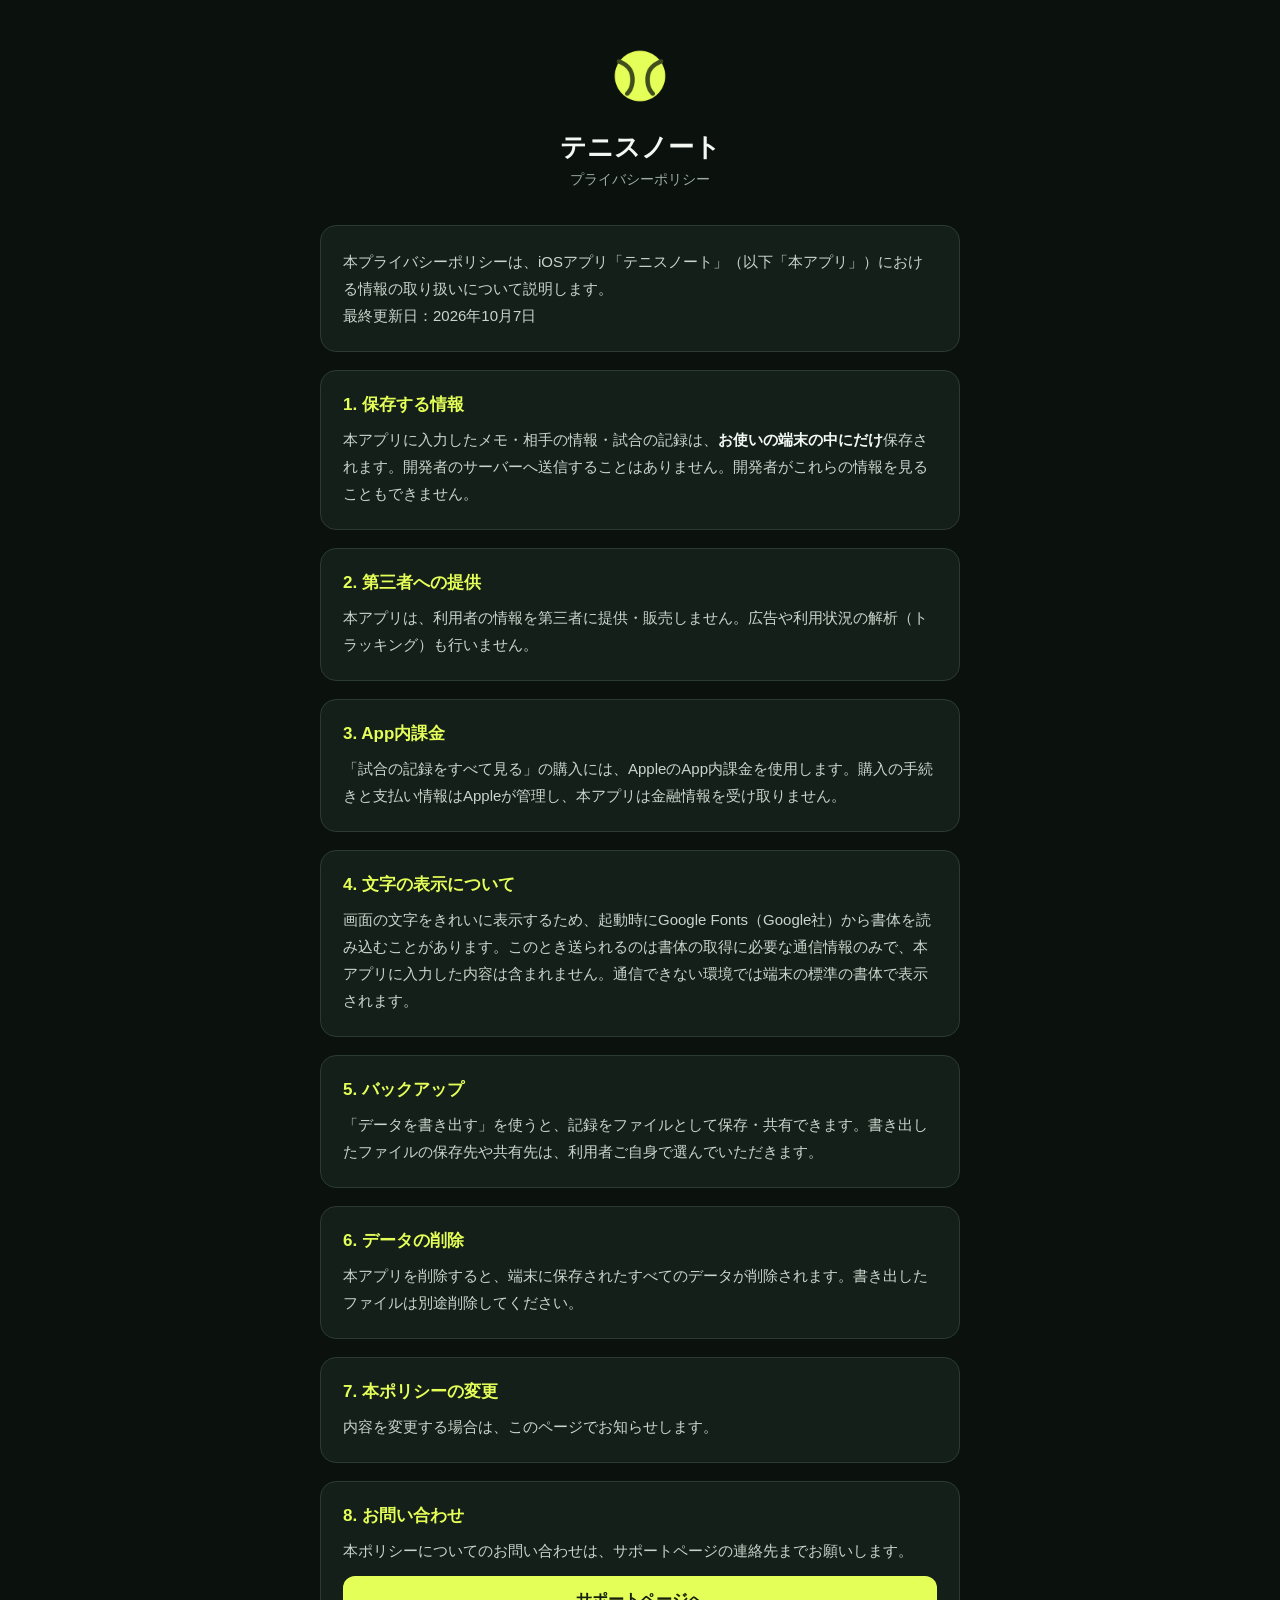
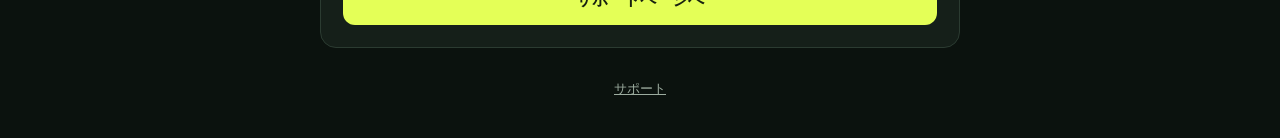
<file: index.html>
<!doctype html><html lang="ja"><head><meta charset="utf-8">
<meta name="viewport" content="width=device-width,initial-scale=1">
<title>プライバシーポリシー — テニスノート</title><link rel="stylesheet" href="style.css"></head>
<body><div class="container">
<div class="header"><img class="icon" src="icon.png" alt=""><h1>テニスノート</h1><p class="subtitle">プライバシーポリシー</p></div>
<div class="card"><p>本プライバシーポリシーは、iOSアプリ「テニスノート」（以下「本アプリ」）における情報の取り扱いについて説明します。<br>最終更新日：2026年10月7日</p></div>
<div class="card"><h2>1. 保存する情報</h2><p>本アプリに入力したメモ・相手の情報・試合の記録は、<b>お使いの端末の中にだけ</b>保存されます。開発者のサーバーへ送信することはありません。開発者がこれらの情報を見ることもできません。</p></div>
<div class="card"><h2>2. 第三者への提供</h2><p>本アプリは、利用者の情報を第三者に提供・販売しません。広告や利用状況の解析（トラッキング）も行いません。</p></div>
<div class="card"><h2>3. App内課金</h2><p>「試合の記録をすべて見る」の購入には、AppleのApp内課金を使用します。購入の手続きと支払い情報はAppleが管理し、本アプリは金融情報を受け取りません。</p></div>
<div class="card"><h2>4. 文字の表示について</h2><p>画面の文字をきれいに表示するため、起動時にGoogle Fonts（Google社）から書体を読み込むことがあります。このとき送られるのは書体の取得に必要な通信情報のみで、本アプリに入力した内容は含まれません。通信できない環境では端末の標準の書体で表示されます。</p></div>
<div class="card"><h2>5. バックアップ</h2><p>「データを書き出す」を使うと、記録をファイルとして保存・共有できます。書き出したファイルの保存先や共有先は、利用者ご自身で選んでいただきます。</p></div>
<div class="card"><h2>6. データの削除</h2><p>本アプリを削除すると、端末に保存されたすべてのデータが削除されます。書き出したファイルは別途削除してください。</p></div>
<div class="card"><h2>7. 本ポリシーの変更</h2><p>内容を変更する場合は、このページでお知らせします。</p></div>
<div class="card"><h2>8. お問い合わせ</h2><p>本ポリシーについてのお問い合わせは、サポートページの連絡先までお願いします。</p><a class="contact-btn" href="support.html">サポートページへ</a></div>
<div class="footer"><a href="support.html">サポート</a></div>
</div></body></html>
</file>
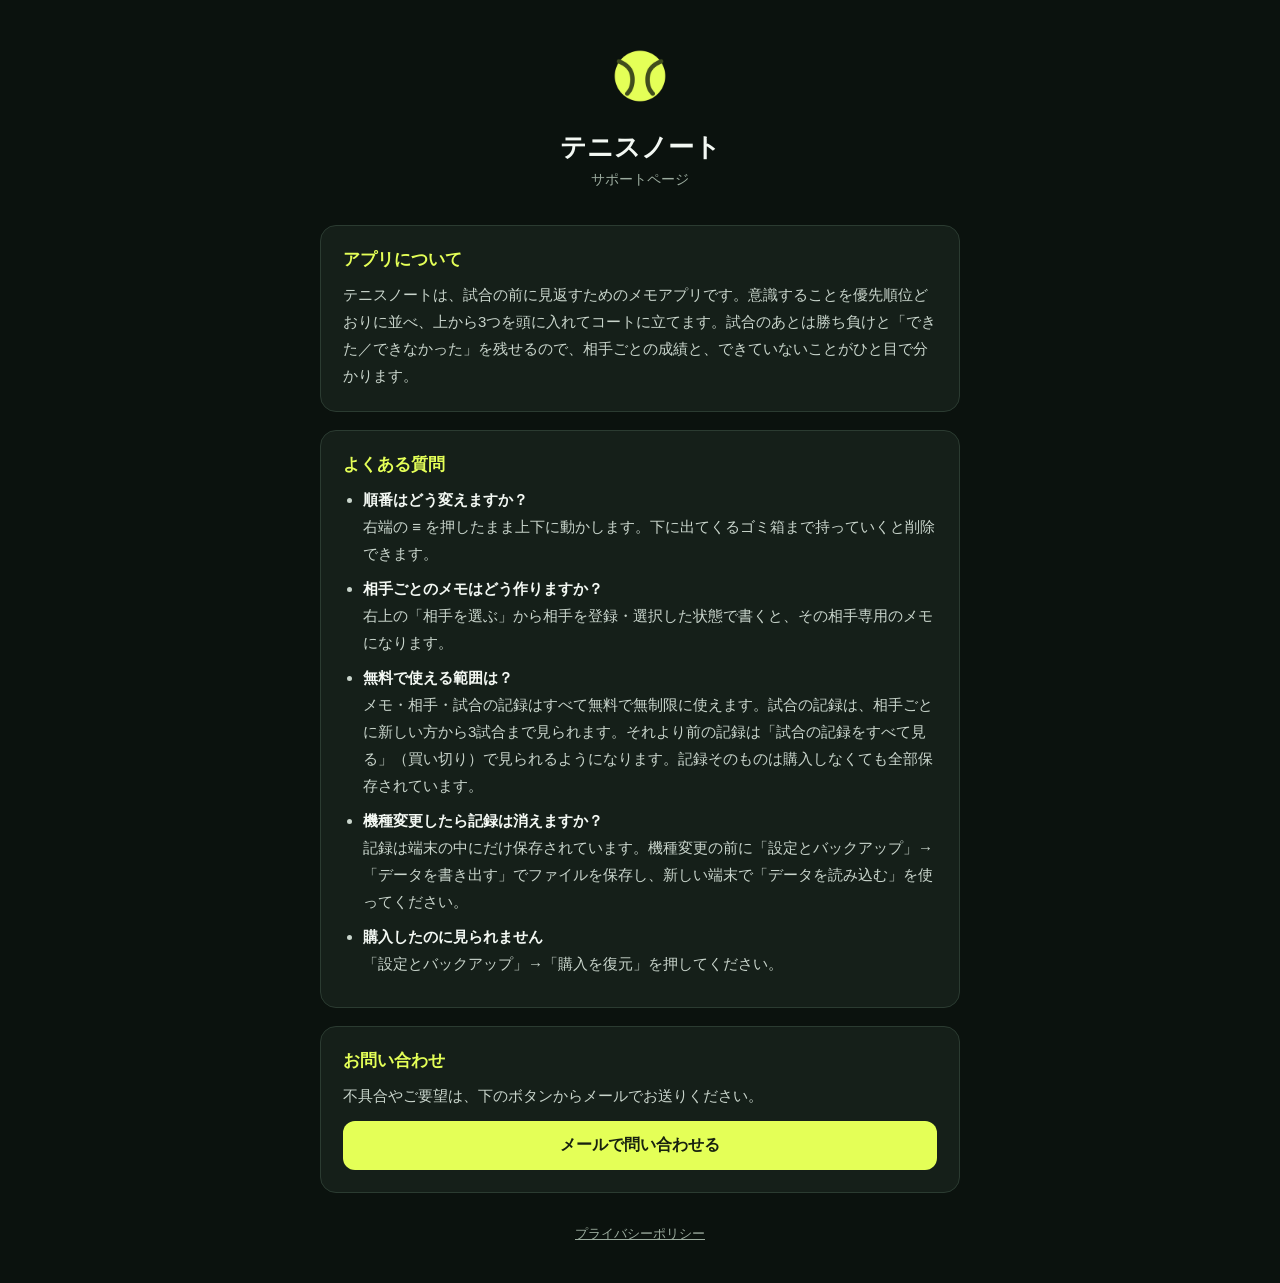
<file: support.html>
<!doctype html><html lang="ja"><head><meta charset="utf-8">
<meta name="viewport" content="width=device-width,initial-scale=1">
<title>サポート — テニスノート</title><link rel="stylesheet" href="style.css"></head>
<body><div class="container">
<div class="header"><img class="icon" src="icon.png" alt=""><h1>テニスノート</h1><p class="subtitle">サポートページ</p></div>
<div class="card"><h2>アプリについて</h2><p>テニスノートは、試合の前に見返すためのメモアプリです。意識することを優先順位どおりに並べ、上から3つを頭に入れてコートに立てます。試合のあとは勝ち負けと「できた／できなかった」を残せるので、相手ごとの成績と、できていないことがひと目で分かります。</p></div>
<div class="card"><h2>よくある質問</h2><ul>
<li><b>順番はどう変えますか？</b><br>右端の ≡ を押したまま上下に動かします。下に出てくるゴミ箱まで持っていくと削除できます。</li>
<li><b>相手ごとのメモはどう作りますか？</b><br>右上の「相手を選ぶ」から相手を登録・選択した状態で書くと、その相手専用のメモになります。</li>
<li><b>無料で使える範囲は？</b><br>メモ・相手・試合の記録はすべて無料で無制限に使えます。試合の記録は、相手ごとに新しい方から3試合まで見られます。それより前の記録は「試合の記録をすべて見る」（買い切り）で見られるようになります。記録そのものは購入しなくても全部保存されています。</li>
<li><b>機種変更したら記録は消えますか？</b><br>記録は端末の中にだけ保存されています。機種変更の前に「設定とバックアップ」→「データを書き出す」でファイルを保存し、新しい端末で「データを読み込む」を使ってください。</li>
<li><b>購入したのに見られません</b><br>「設定とバックアップ」→「購入を復元」を押してください。</li>
</ul></div>
<div class="card"><h2>お問い合わせ</h2><p>不具合やご要望は、下のボタンからメールでお送りください。</p><a class="contact-btn" href="mailto:kenta19920120@icloud.com?subject=%E3%83%86%E3%83%8B%E3%82%B9%E3%83%8E%E3%83%BC%E3%83%88%E3%81%AB%E3%81%A4%E3%81%84%E3%81%A6">メールで問い合わせる</a></div>
<div class="footer"><a href="index.html">プライバシーポリシー</a></div>
</div></body></html>
</file>
<file: style.css>
*{margin:0;padding:0;box-sizing:border-box}
body{font-family:-apple-system,BlinkMacSystemFont,"Hiragino Sans",sans-serif;background:#0B120E;color:#F3F8F3;
     min-height:100vh;display:flex;flex-direction:column;align-items:center;padding:40px 20px}
.container{max-width:640px;width:100%}
.header{text-align:center;margin-bottom:36px}
.icon{width:72px;height:72px;border-radius:16px;margin-bottom:14px}
h1{font-size:26px;font-weight:800;margin-bottom:6px}
.subtitle{color:#9CAC9F;font-size:14px}
.card{background:#151F19;border:1px solid #2B3B31;border-radius:16px;padding:22px 22px;margin-bottom:18px}
.card h2{font-size:17px;font-weight:700;margin-bottom:10px;color:#E4FF57}
.card p,.card li{font-size:15px;line-height:1.8;color:#C9D5CC}
.card ul{padding-left:20px}
.card li{margin-bottom:8px}
.card b{color:#F3F8F3}
.contact-btn{display:block;background:#E4FF57;color:#17210F;text-decoration:none;text-align:center;font-weight:800;
             font-size:16px;padding:14px 24px;border-radius:12px;margin-top:12px}
.footer{text-align:center;color:#6E7D73;font-size:13px;margin-top:32px}
.footer a{color:#9CAC9F}
</file>
